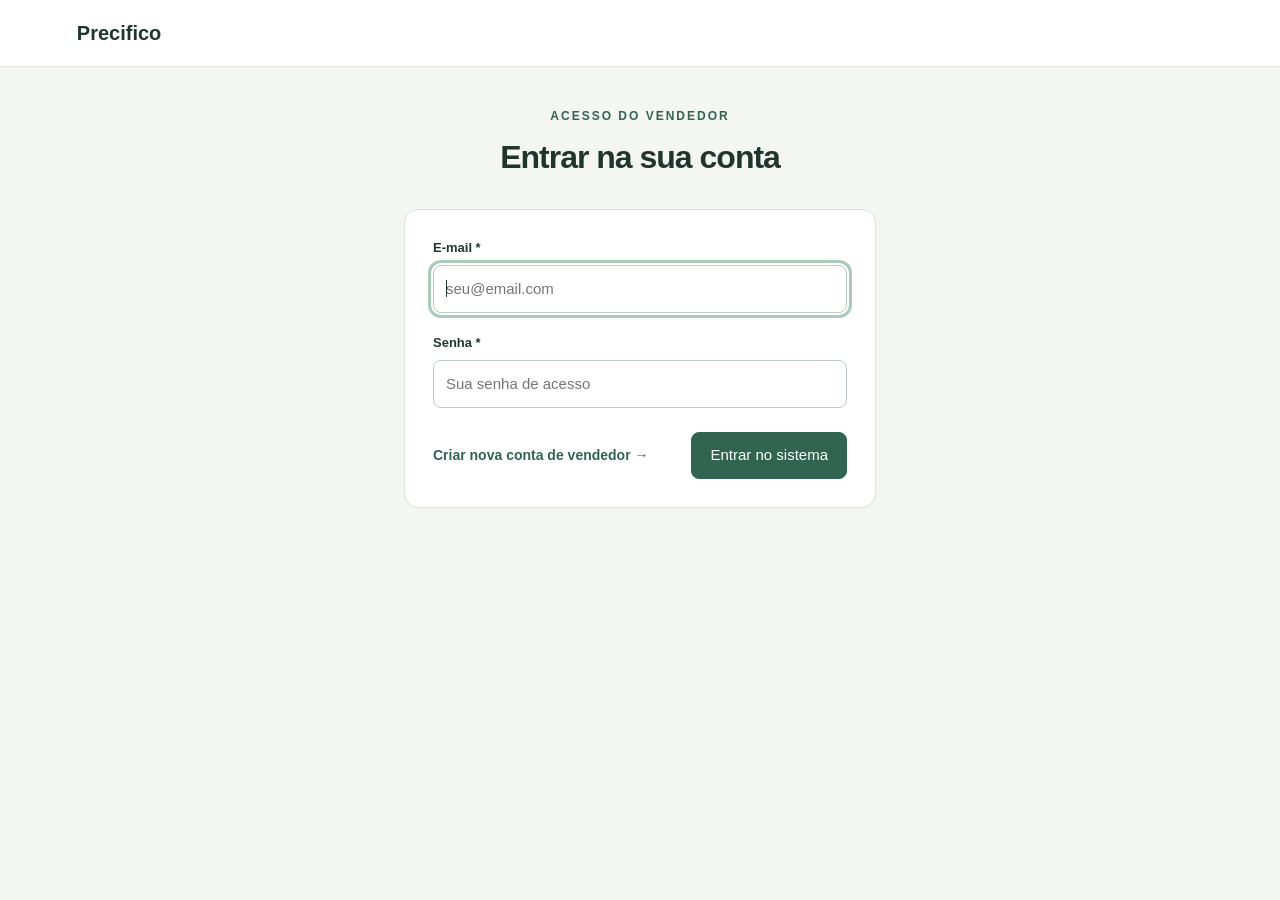
<file: frontend/index.html>
<!DOCTYPE html>
<html lang="pt-BR">
<head>
    <meta charset="utf-8">
    <meta http-equiv="refresh" content="0;url=login.html">
    <title>Precifico</title>
</head>
<body>
    <p>Redirecionando para <a href="login.html">login.html</a>...</p>
</body>
</html>
</file>
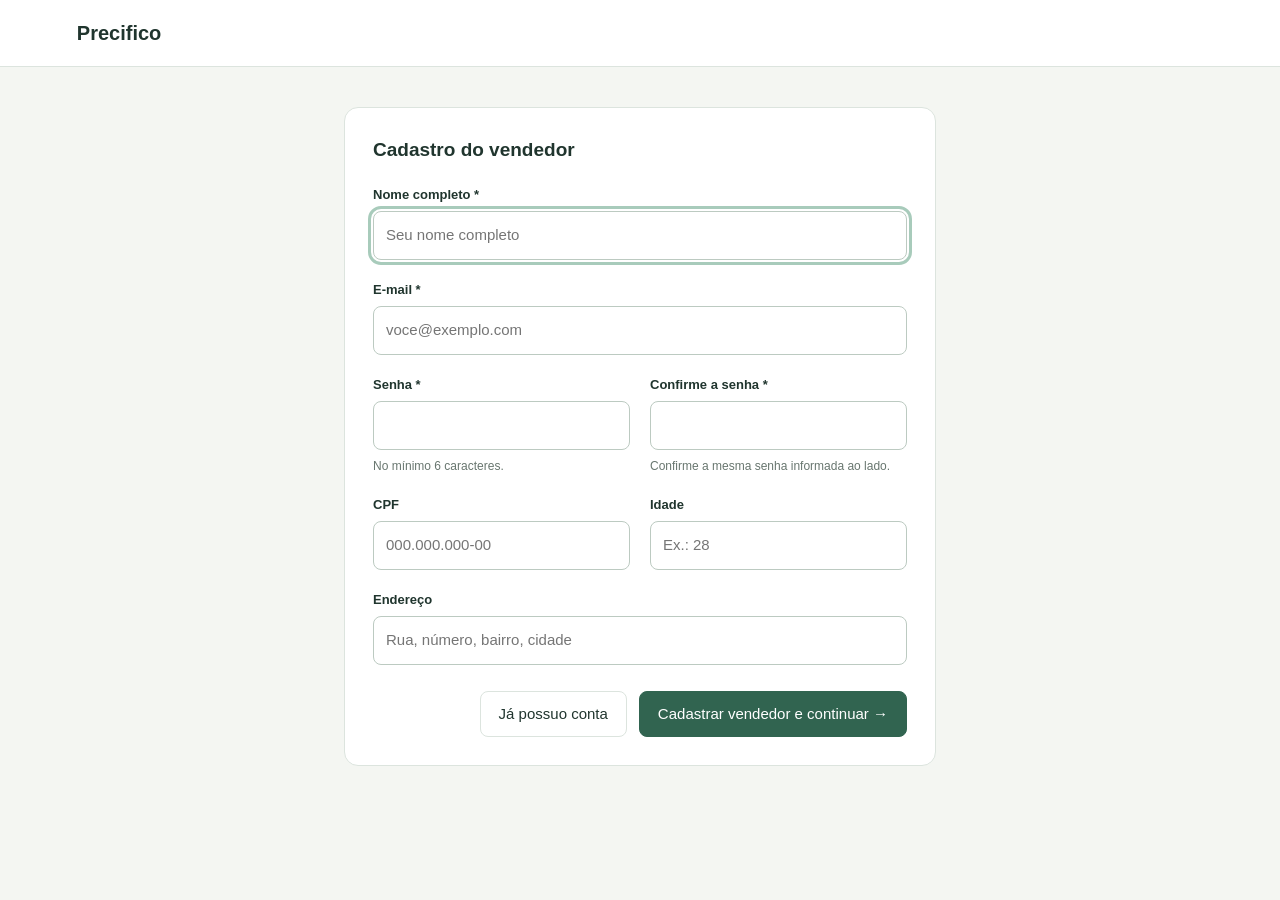
<file: frontend/cadastro_vendedor.html>
<!doctype html>
<html lang="pt-BR">
<head>
    <meta charset="utf-8">
    <meta name="viewport" content="width=device-width, initial-scale=1">
    <title>Precifico • Cadastro do Vendedor</title>
    <link rel="stylesheet" href="css/estilo.css">
</head>
<body>
<header>
    <div class="logotipo">Precifico</div>
</header>

<main style="max-width: 640px;">
    <div id="mensagens"></div>

    <form id="form-cadastro-vendedor" class="painel" novalidate>
        <h2>Cadastro do vendedor</h2>

        <div class="campos">
            <div class="campo linha-inteira">
                <label for="nome">Nome completo *</label>
                <input id="nome" name="nome" required maxlength="100" placeholder="Seu nome completo" autofocus>
            </div>

            <div class="campo linha-inteira">
                <label for="email">E-mail *</label>
                <input id="email" name="email" type="email" required maxlength="150" placeholder="voce@exemplo.com">
            </div>

            <div class="campo">
                <label for="senha">Senha *</label>
                <input id="senha" name="senha" type="password" required minlength="6">
                <small>No mínimo 6 caracteres.</small>
            </div>

            <div class="campo">
                <label for="confirmaSenha">Confirme a senha *</label>
                <input id="confirmaSenha" name="confirmaSenha" type="password" required minlength="6">
                <small>Confirme a mesma senha informada ao lado.</small>
            </div>

            <div class="campo">
                <label for="cpf">CPF</label>
                <input id="cpf" name="cpf" maxlength="14" placeholder="000.000.000-00">
            </div>

            <div class="campo">
                <label for="idade">Idade</label>
                <input id="idade" name="idade" type="number" min="16" max="120" placeholder="Ex.: 28">
            </div>

            <div class="campo linha-inteira">
                <label for="endereco">Endereço</label>
                <input id="endereco" name="endereco" maxlength="200" placeholder="Rua, número, bairro, cidade">
            </div>
        </div>

        <div class="acoes">
            <a href="login.html" class="botao" style="text-decoration:none;">Já possuo conta</a>
            <button class="primario" type="submit">Cadastrar vendedor e continuar →</button>
        </div>
    </form>
</main>

<script src="js/httpClient.js"></script>
<script src="js/sessao.js"></script>
<script src="js/authServico.js"></script>
<script src="js/ui.js"></script>
<script src="js/app.js"></script>
<script src="js/paginas/cadastroVendedorPagina.js"></script>
</body>
</html>
</file>
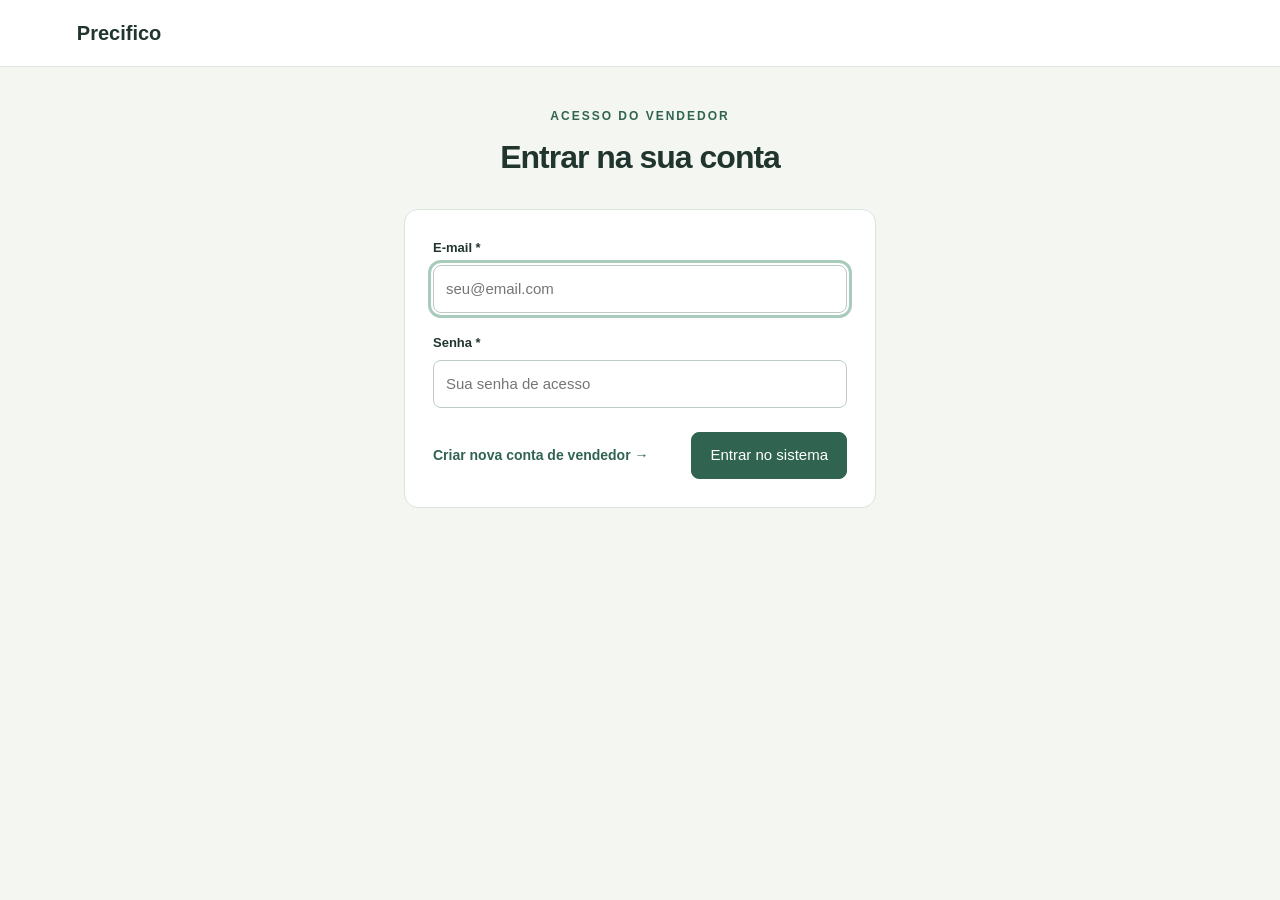
<file: frontend/detalhe_produto.html>
<!doctype html>
<html lang="pt-BR">
<head>
    <meta charset="utf-8">
    <meta name="viewport" content="width=device-width, initial-scale=1">
    <title>Precifico • Detalhes do Produto</title>
    <link rel="stylesheet" href="css/estilo.css">
</head>
<body>
<header>
    <div class="logotipo">Precifico</div>
    <div class="cabecalho-usuario">
        <span>Vendedor: <strong id="nome-vendedor-logado">...</strong></span>
        <a href="produtos.html" class="botao botao-pequeno" style="text-decoration:none;">Meus Produtos</a>
    </div>
</header>

<main>
    <button class="voltar" onclick="window.location.href='produtos.html'">← Voltar para lista de produtos</button>

    <div id="mensagens"></div>

    <div class="cabecalho-secao">
        <div>
            <h1 id="detalhe-nome">Carregando...</h1>
        </div>
        <span id="detalhe-selo" class="selo selo-disponivel" style="font-size: 13px; padding: 6px 14px;">
            ...
        </span>
    </div>

    <div class="grade">
        <div class="painel">
            <h2>Dados Gerais do Produto</h2>
            <div style="text-align: center; margin-bottom: 20px;">
                <img id="detalhe-imagem" src="img/sem-foto.jpg" alt="Foto do produto" class="imagem-detalhe"
                     onerror="this.onerror=null; this.src='img/sem-foto.jpg';">
            </div>

            <div class="campos" style="grid-template-columns: 1fr;">
                <div>
                    <label>Código do Produto</label>
                    <div id="detalhe-codigo" style="font-size: 16px; font-weight: 600; padding: 8px 0;">—</div>
                </div>

                <div>
                    <label>Descrição do Produto</label>
                    <div id="detalhe-descricao" class="descricao-detalhe">—</div>
                </div>

                <div>
                    <label>Brindes inclusos</label>
                    <div id="detalhe-brindes" style="margin-top: 6px;">Nenhum brinde</div>
                </div>

                <div>
                    <label>URL da Imagem</label>
                    <small style="display:block; word-break: break-all; margin-top: 4px;">
                        <a id="detalhe-url-imagem" href="#" target="_blank" style="color: var(--cor-marca);">—</a>
                    </small>
                </div>
            </div>
        </div>

        <div class="pilha">
            <div class="painel cartao-preco">
                <h2>Análise Financeira</h2>

                <div class="metricas" style="border-top: none; padding-top: 0; margin-top: 0;">
                    <div>
                        <small>Valor de Custo</small>
                        <strong id="detalhe-custo" style="color: var(--cor-texto);">R$ 0,00</strong>
                    </div>
                    <div>
                        <small>Preço de Venda Praticado</small>
                        <strong id="detalhe-venda" style="color: var(--cor-marca);">R$ 0,00</strong>
                    </div>
                </div>

                <div class="metricas">
                    <div>
                        <small>Lucro Financeiro (R$)</small>
                        <strong id="detalhe-lucro">R$ 0,00</strong>
                    </div>
                    <div>
                        <small>Margem Efetiva sobre Custo</small>
                        <strong id="detalhe-margem">0,0%</strong>
                    </div>
                </div>

                <div id="box-promocao" class="aviso atencao" style="display: none; margin-top: 20px;">
                    <strong>Promoção ativa:</strong><br>
                    <span id="detalhe-promocao"></span>
                </div>

                <div id="box-diagnostico" class="aviso sucesso" style="margin-top: 24px;">
                    <strong>Diagnóstico Comercial:</strong><br>
                    <span id="detalhe-diagnostico">...</span>
                </div>
            </div>

            <div class="painel">
                <h2>Ações do Produto</h2>
                <div style="display: flex; flex-direction: column; gap: 10px;">
                    <a id="btn-editar" href="#" class="botao botao-primario" style="justify-content: center; text-decoration: none;">
                        Editar este produto
                    </a>
                    <a id="btn-promover" href="#" class="botao botao-promocao" style="justify-content: center; text-decoration: none;">
                        Promover produto
                    </a>
                    <button id="btn-situacao" type="button" class="botao" style="justify-content: center;">
                        Alterar situação
                    </button>
                    <button id="btn-excluir" type="button" class="botao botao-perigo" style="justify-content: center;">
                        Excluir produto
                    </button>
                </div>
            </div>
        </div>
    </div>
</main>

<script src="js/httpClient.js"></script>
<script src="js/sessao.js"></script>
<script src="js/produtoServico.js"></script>
<script src="js/formatadores.js"></script>
<script src="js/ui.js"></script>
<script src="js/guardaAutenticacao.js"></script>
<script src="js/brindesUi.js"></script>
<script src="js/app.js"></script>
<script src="js/paginas/detalheProdutoPagina.js"></script>
</body>
</html>
</file>
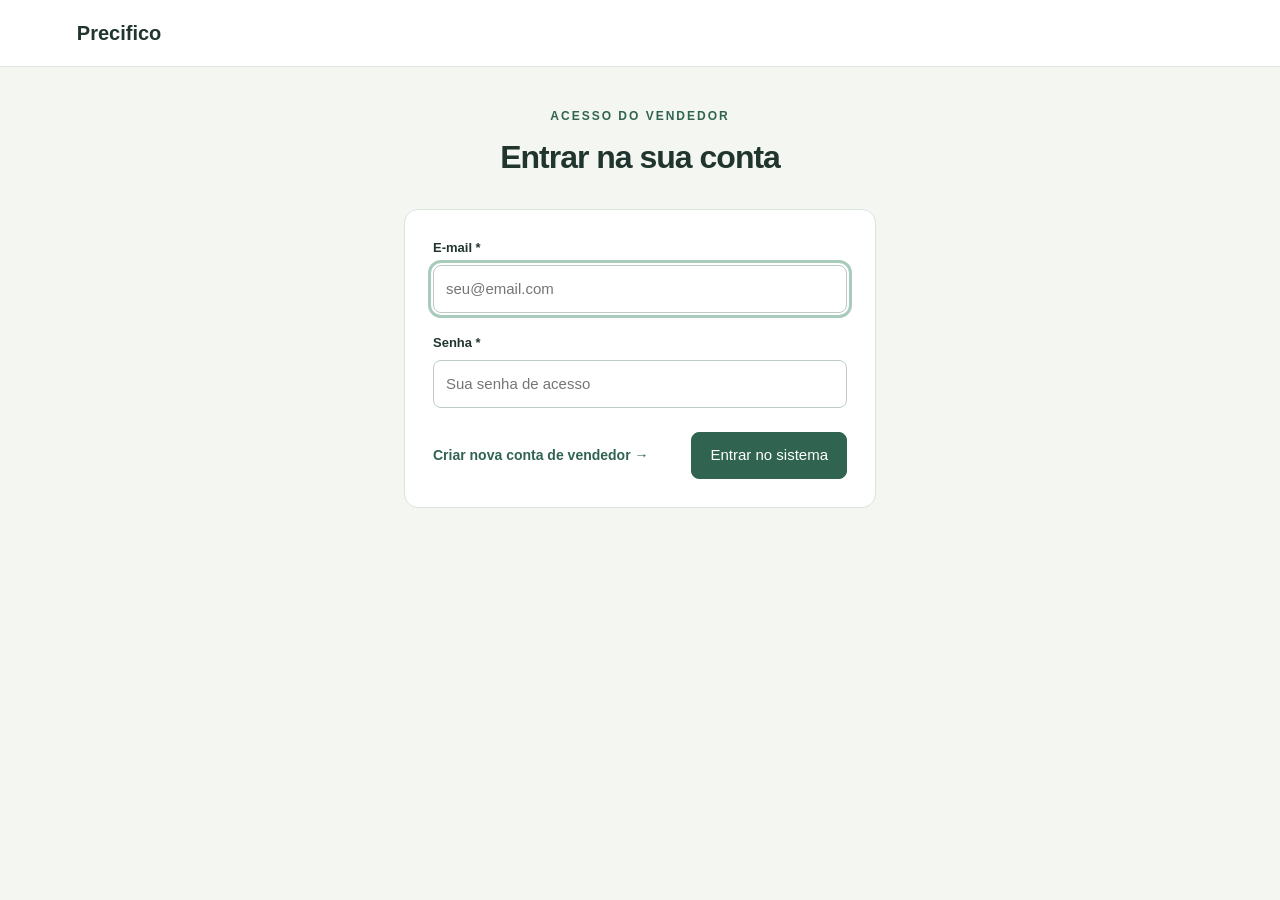
<file: frontend/formulario_produto.html>
<!doctype html>
<html lang="pt-BR">
<head>
    <meta charset="utf-8">
    <meta name="viewport" content="width=device-width, initial-scale=1">
    <title>Precifico • Novo Produto</title>
    <link rel="stylesheet" href="css/estilo.css">
</head>
<body>
<header>
    <div class="logotipo">Precifico</div>
    <div class="cabecalho-usuario">
        <span>Vendedor: <strong id="nome-vendedor-logado">...</strong></span>
        <a href="produtos.html" class="botao botao-pequeno" style="text-decoration:none;">Meus Produtos</a>
    </div>
</header>

<main>
    <button class="voltar" onclick="window.location.href='produtos.html'">← Voltar para lista de produtos</button>

    <div class="cabecalho-secao">
        <div>
            <h1 id="titulo-pagina">Novo Produto</h1>
        </div>
    </div>

    <div id="mensagens"></div>

    <form id="form-produto" novalidate>
        <input type="hidden" id="id-produto" name="id" value="">

        <div class="grade">
            <div class="painel">
                <h2>1. Informações do produto</h2>
                <div class="campos">
                    <div class="campo">
                        <label for="codigoProduto">Código / SKU *</label>
                        <input id="codigoProduto" name="codigoProduto" required maxlength="50"
                               placeholder="Ex.: PRD-101" autofocus>
                    </div>

                    <div class="campo">
                        <label for="situacao">Situação</label>
                        <select id="situacao" name="situacao">
                            <option value="DISPONIVEL">Disponível</option>
                            <option value="VENDIDO">Vendido</option>
                        </select>
                    </div>

                    <div class="campo linha-inteira">
                        <label for="nome">Nome do produto *</label>
                        <input id="nome" name="nome" required maxlength="100"
                               placeholder="Ex.: Roda de carro esportiva aro 17">
                    </div>

                    <div class="campo linha-inteira">
                        <label for="descricao">Descrição detalhada *</label>
                        <textarea id="descricao" name="descricao" required maxlength="2000"
                                  placeholder="Descreva as características, estado de conservação e especificações."></textarea>
                    </div>

                    <div class="campo linha-inteira">
                        <label for="imagem">URL da foto do produto (JPEG, PNG, WebP) *</label>
                        <input id="imagem" name="imagem" type="url" required maxlength="500"
                               placeholder="https://exemplo.com/fotos/roda.jpg">
                        <small>Informe o link direto para a imagem do produto na internet.</small>
                    </div>
                </div>

                <h2 style="margin-top: 32px;">2. Custo e percentual de lucro desejado</h2>
                <div class="campos">
                    <div class="campo">
                        <label for="custo">Valor de custo (R$) *</label>
                        <input id="custo" name="custo" type="number" min="0.01" step="0.01" required
                               placeholder="Ex.: 800.00">
                        <small>Valor de compra ou custo de fabricação.</small>
                    </div>

                    <div class="campo">
                        <label for="margem">Acréscimo sobre o custo (%) *</label>
                        <input id="margem" type="number" min="0" step="0.01" required
                               placeholder="Ex.: 25" value="25">
                        <small>Percentual de lucro desejado sobre o valor de custo.</small>
                    </div>
                </div>

                <h2 style="margin-top: 32px;">Brindes</h2>
                <div class="campo">
                    <small style="margin-bottom: 6px;">Selecione os brindes que acompanharão este produto (opcional).</small>
                    <div class="opcoes-brindes" id="secao-brindes"></div>
                </div>
            </div>

            <div class="pilha">
                <div class="painel cartao-preco">
                    <div class="sobretitulo">SUGESTÃO AUTOMÁTICA</div>
                    <div class="preco-destaque" id="sugestao">R$ —</div>
                    <p id="formula">Preencha o custo e o percentual para calcular a sugestão.</p>
                    <button type="button" id="usar-preco" class="botao" style="width: 100%;">Usar preço sugerido</button>
                    <small style="display:block; margin-top: 14px; color: var(--cor-atenuada);">Fórmula: Custo + (Custo × Percentual ÷ 100)</small>
                </div>

                <div class="painel">
                    <h2>3. Defina seu preço de venda</h2>
                    <div class="campo">
                        <label for="venda">Preço de venda final (R$) *</label>
                        <input id="venda" name="valorVenda" type="number" min="0.01" step="0.01" required
                               placeholder="Ex.: 1000.00">
                        <small>Você pode aceitar a sugestão automática ou definir livremente o preço final.</small>
                    </div>

                    <div class="metricas">
                        <div>
                            <small>Lucro estimado</small>
                            <strong id="lucro">R$ —</strong>
                        </div>
                        <div>
                            <small>Resultado sobre o custo</small>
                            <strong id="margem-efetiva">—%</strong>
                        </div>
                    </div>

                    <div id="aviso-preco" class="aviso" aria-live="polite">
                        Seu resultado aparecerá aqui.
                    </div>
                </div>
            </div>
        </div>

        <div class="acoes">
            <button type="button" onclick="window.location.href='produtos.html'">Cancelar</button>
            <button type="submit" id="btn-salvar" class="primario">Salvar produto</button>
        </div>
    </form>
</main>

<script src="js/httpClient.js"></script>
<script src="js/sessao.js"></script>
<script src="js/produtoServico.js"></script>
<script src="js/formatadores.js"></script>
<script src="js/ui.js"></script>
<script src="js/guardaAutenticacao.js"></script>
<script src="js/brindesUi.js"></script>
<script src="js/app.js"></script>
<script src="js/paginas/formularioProdutoPagina.js"></script>
</body>
</html>
</file>
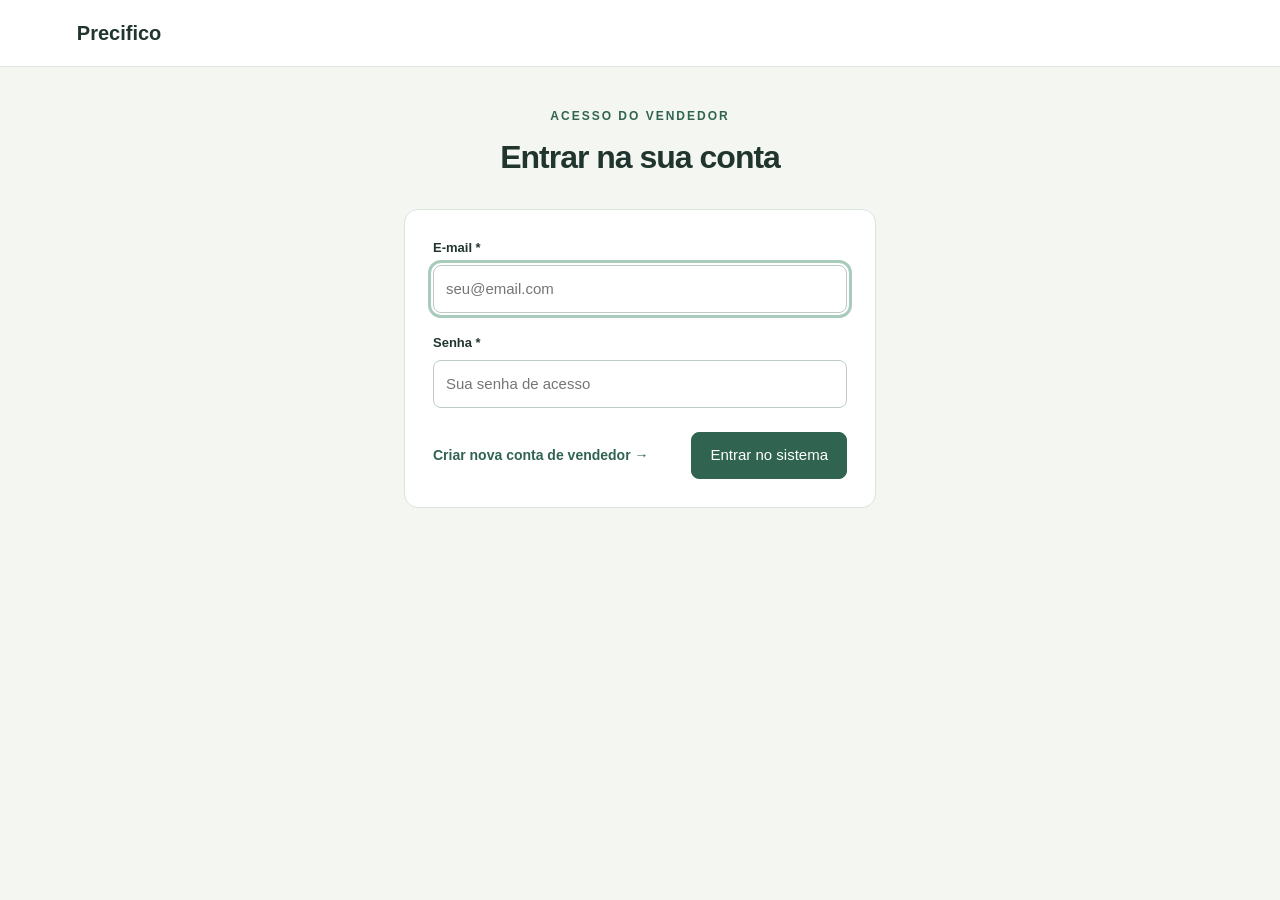
<file: frontend/login.html>
<!doctype html>
<html lang="pt-BR">
<head>
    <meta charset="utf-8">
    <meta name="viewport" content="width=device-width, initial-scale=1">
    <title>Precifico • Entrar</title>
    <link rel="stylesheet" href="css/estilo.css">
</head>
<body>
<header>
    <div class="logotipo">Precifico</div>
</header>

<main style="max-width: 520px;">
    <div class="cabecalho-secao" style="justify-content: center; text-align: center; margin-bottom: 20px;">
        <div>
            <div class="sobretitulo">ACESSO DO VENDEDOR</div>
            <h1>Entrar na sua conta</h1>
        </div>
    </div>

    <div id="mensagens"></div>

    <div class="painel">
        <form id="form-login" novalidate>
            <div class="campos" style="grid-template-columns: 1fr;">
                <div class="campo">
                    <label for="email">E-mail *</label>
                    <input id="email" name="email" type="email" required placeholder="seu@email.com" autofocus>
                </div>
                <div class="campo">
                    <label for="senha">Senha *</label>
                    <input id="senha" name="senha" type="password" required placeholder="Sua senha de acesso">
                </div>
            </div>

            <div class="acoes" style="justify-content: space-between; align-items: center; margin-top: 24px;">
                <a href="cadastro_vendedor.html" style="color: var(--cor-marca); font-size: 14px; text-decoration: none; font-weight: 600;">Criar nova conta de vendedor →</a>
                <button type="submit" class="primario">Entrar no sistema</button>
            </div>
        </form>
    </div>
</main>

<script src="js/httpClient.js"></script>
<script src="js/sessao.js"></script>
<script src="js/authServico.js"></script>
<script src="js/ui.js"></script>
<script src="js/app.js"></script>
<script src="js/paginas/loginPagina.js"></script>
</body>
</html>
</file>
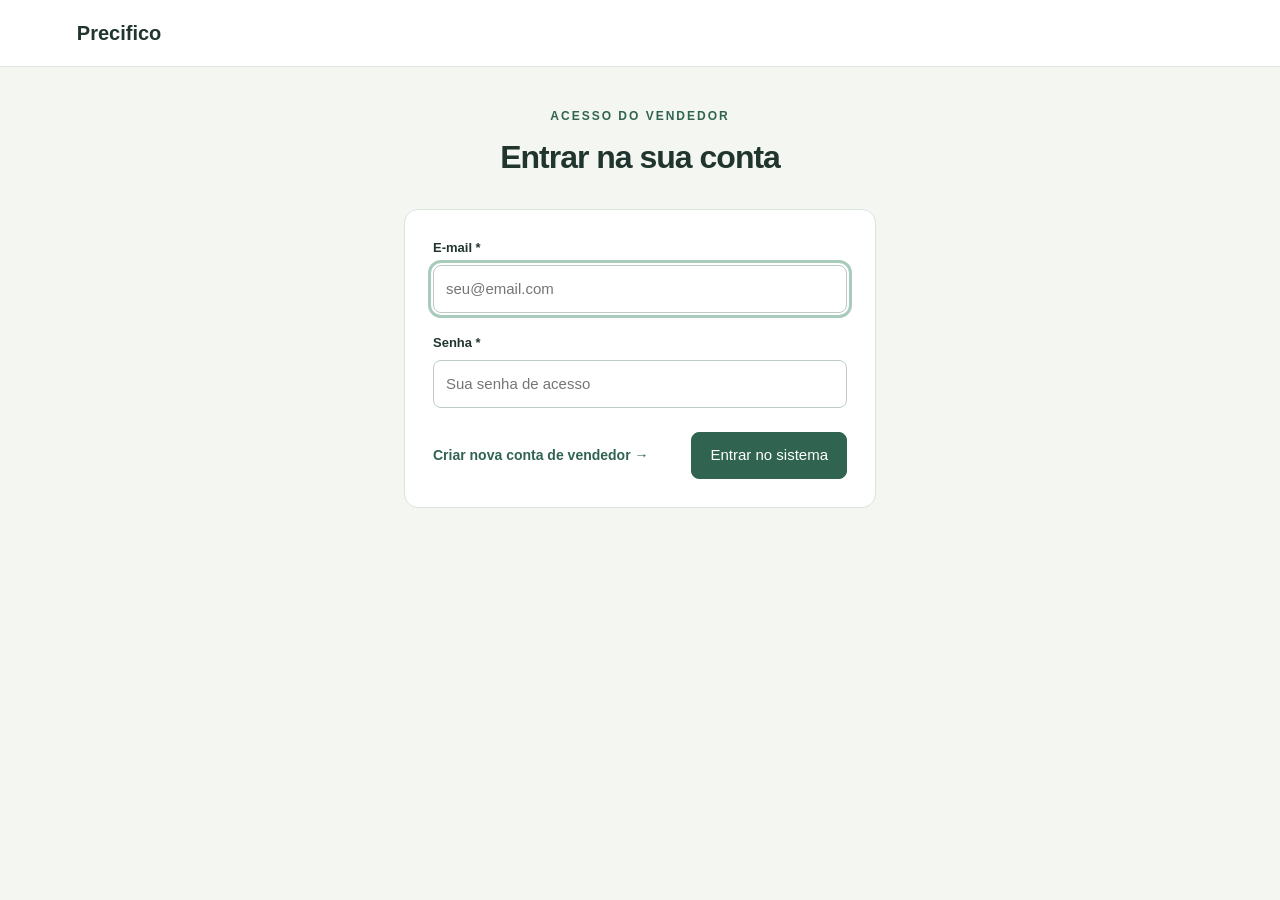
<file: frontend/produtos.html>
<!doctype html>
<html lang="pt-BR">
<head>
    <meta charset="utf-8">
    <meta name="viewport" content="width=device-width, initial-scale=1">
    <title>Precifico • Gerenciador de Produtos</title>
    <link rel="stylesheet" href="css/estilo.css">
</head>
<body>
<header>
    <div class="logotipo">Precifico</div>
    <div class="cabecalho-usuario">
        <span>Vendedor: <strong id="nome-vendedor-logado">...</strong></span>
        <a href="#" id="btn-sair" class="botao botao-pequeno botao-perigo" style="text-decoration:none;">Sair</a>
    </div>
</header>

<main>
    <div class="cabecalho-secao">
        <div>
            <h1>Meus Produtos Cadastrados</h1>
        </div>
        <a href="formulario_produto.html" class="botao botao-primario" style="text-decoration:none;">+ Novo Produto</a>
    </div>

    <div id="mensagens"></div>

    <div id="container-produtos" class="painel" style="padding: 0; overflow: hidden;">
        <div class="painel-vazio">
            <p>Carregando produtos...</p>
        </div>
    </div>
</main>

<script src="js/httpClient.js"></script>
<script src="js/sessao.js"></script>
<script src="js/authServico.js"></script>
<script src="js/produtoServico.js"></script>
<script src="js/formatadores.js"></script>
<script src="js/ui.js"></script>
<script src="js/guardaAutenticacao.js"></script>
<script src="js/brindesUi.js"></script>
<script src="js/promocaoCalculadora.js"></script>
<script src="js/app.js"></script>
<script src="js/paginas/produtosPagina.js"></script>
</body>
</html>
</file>
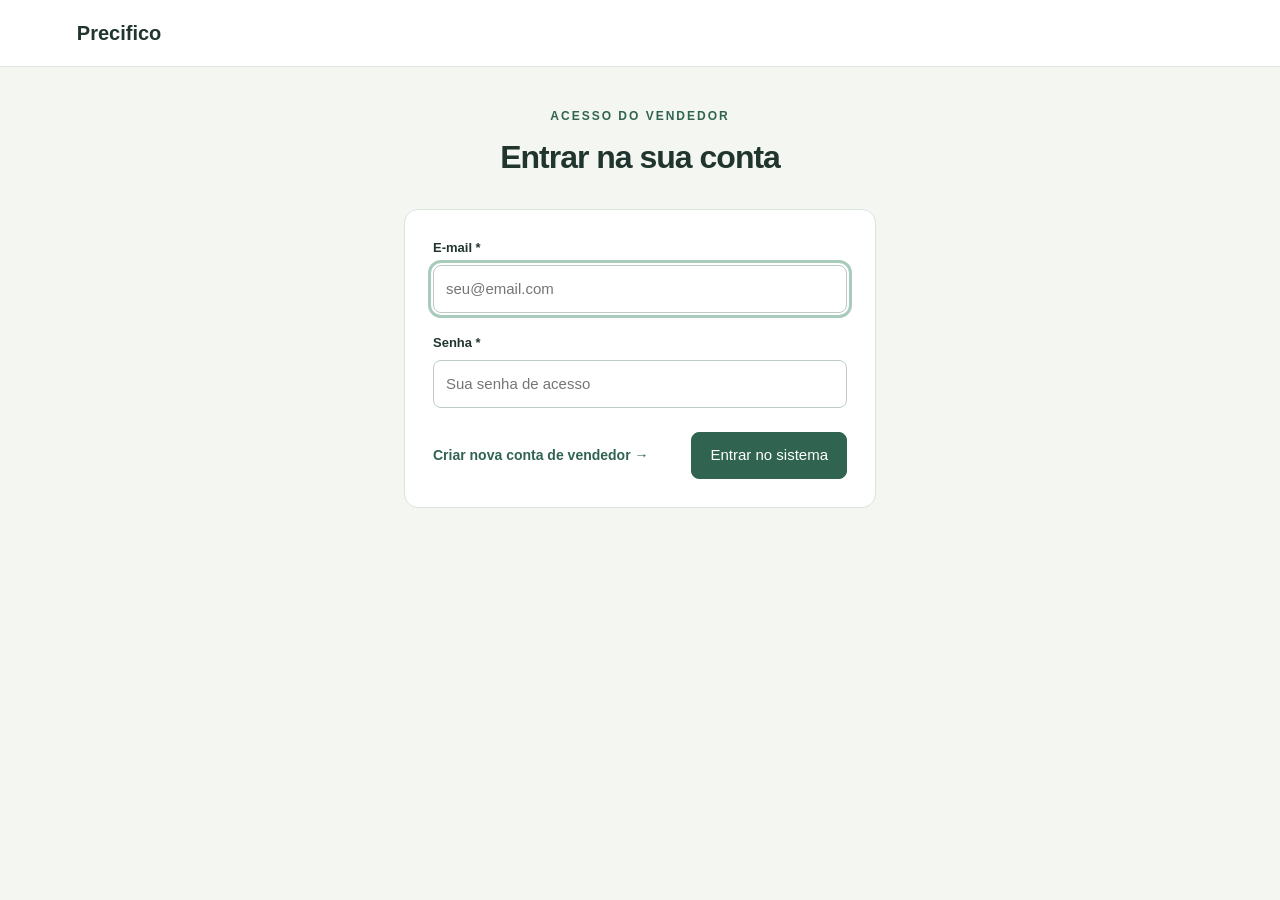
<file: frontend/promover_produto.html>
<!doctype html>
<html lang="pt-BR">
<head>
    <meta charset="utf-8">
    <meta name="viewport" content="width=device-width, initial-scale=1">
    <title>Precifico • Promover Produto</title>
    <link rel="stylesheet" href="css/estilo.css">
</head>
<body>
<header>
    <div class="logotipo">Precifico</div>
    <div class="cabecalho-usuario">
        <span>Vendedor: <strong id="nome-vendedor-logado">...</strong></span>
        <a href="produtos.html" class="botao botao-pequeno" style="text-decoration:none;">Meus Produtos</a>
    </div>
</header>

<main>
    <button class="voltar" onclick="window.location.href='produtos.html'">← Voltar para lista de produtos</button>

    <div class="cabecalho-secao">
        <div>
            <h1>Promover Produto</h1>
        </div>
    </div>

    <div id="mensagens"></div>

    <form id="form-promocao" novalidate>
        <div class="grade">
            <div class="painel">
                <div class="resumo-produto-compacto">
                    <img id="produto-imagem" src="img/sem-foto.jpg" alt="Foto do produto" class="miniatura"
                         onerror="this.onerror=null; this.src='img/sem-foto.jpg';">
                    <div>
                        <small id="produto-codigo">Código: —</small>
                        <h2 id="produto-nome" style="margin: 4px 0 2px;">Carregando produto...</h2>
                        <small id="produto-custo">Custo cadastrado: R$ —</small>
                    </div>
                </div>

                <h2>Configuração da promoção (DE / PARA)</h2>
                <div class="campos">
                    <div class="campo linha-inteira">
                        <label for="valor-atual">Valor atual (DE)</label>
                        <input id="valor-atual" type="text" readonly class="campo-somente-leitura" value="R$ —">
                        <small>Preço original cadastrado do produto. Este valor permanece imutável como referência do desconto.</small>
                    </div>

                    <div class="campo">
                        <label for="valor-promocional">Novo valor (PARA) (R$) *</label>
                        <input id="valor-promocional" name="valorPromocional" type="number" min="0.01" step="0.01" required
                               placeholder="Ex.: 80.00">
                        <small>Valor final pelo qual o produto será anunciado.</small>
                    </div>

                    <div class="campo">
                        <label for="percentual-desconto">Desconto percentual (%) *</label>
                        <input id="percentual-desconto" name="percentualDesconto" type="number" min="0.01" max="99.99" step="0.01" required
                               placeholder="Ex.: 20">
                        <small>Percentual de desconto aplicado sobre o valor atual (entre 0,01% e 99,99%).</small>
                    </div>
                </div>

                <div id="feedback-validacao" class="aviso" style="margin-top: 20px;" aria-live="polite">
                    Informe o novo valor promocional ou o percentual de desconto para visualizar o cálculo.
                </div>
            </div>

            <div class="pilha">
                <div class="painel cartao-preco">
                    <div class="sobretitulo">PRÉVIA DO ANÚNCIO</div>
                    <div class="resumo-de-para">
                        <span class="valor-de" id="resumo-de">DE R$ —</span>
                        <span class="selo selo-promocao" id="resumo-desconto" style="display: none;">-0%</span>
                    </div>
                    <div class="preco-destaque" id="resumo-para">R$ —</div>
                    <p id="resumo-economia">Preencha o novo valor ou o percentual para simular a promoção.</p>

                    <div class="metricas">
                        <div>
                            <small>Economia para o cliente</small>
                            <strong id="metrica-economia">R$ —</strong>
                        </div>
                        <div>
                            <small>Lucro promocional estimado</small>
                            <strong id="metrica-lucro">R$ —</strong>
                        </div>
                    </div>
                </div>
            </div>
        </div>

        <div class="acoes">
            <button type="button" id="btn-remover-promocao" class="botao-perigo" style="display: none; margin-right: auto;">
                Remover promoção
            </button>
            <button type="button" onclick="window.location.href='produtos.html'">Cancelar</button>
            <button type="submit" id="btn-salvar-promocao" class="primario">Salvar promoção</button>
        </div>
    </form>
</main>

<script src="js/httpClient.js"></script>
<script src="js/sessao.js"></script>
<script src="js/produtoServico.js"></script>
<script src="js/promocaoServico.js"></script>
<script src="js/formatadores.js"></script>
<script src="js/ui.js"></script>
<script src="js/guardaAutenticacao.js"></script>
<script src="js/promocaoCalculadora.js"></script>
<script src="js/app.js"></script>
<script src="js/paginas/promoverProdutoPagina.js"></script>
</body>
</html>
</file>
<file: frontend/css/estilo.css>
:root {
    --cor-marca: #316450;
    --cor-marca-realce: #264e3e;
    --cor-texto: #20352e;
    --cor-atenuada: #68766f;
    --cor-borda: #dce4de;
    --cor-fundo: #f4f6f2;
}

* {
    box-sizing: border-box;
}

body {
    margin: 0;
    background: var(--cor-fundo);
    color: var(--cor-texto);
    font: 15px/1.5 Arial, sans-serif;
}

button, input, textarea, select {
    font: inherit;
}

button, .botao {
    cursor: pointer;
    border: 1px solid var(--cor-borda);
    border-radius: 8px;
    padding: 11px 18px;
    background: white;
    color: var(--cor-texto);
    text-decoration: none;
    display: inline-flex;
    align-items: center;
    justify-content: center;
    gap: 8px;
}

button:hover, .botao:hover {
    filter: brightness(.96);
}

button:focus-visible, input:focus, textarea:focus, select:focus {
    outline: 3px solid #a8cbbb;
    outline-offset: 2px;
}

.primario, .botao-primario {
    background: var(--cor-marca);
    color: white;
    border-color: var(--cor-marca);
}

.primario:hover, .botao-primario:hover {
    background: var(--cor-marca-realce);
    color: white;
}

.botao-perigo {
    background: #fbe8e4;
    color: #9a382c;
    border-color: #f3cbc4;
}

.botao-perigo:hover {
    background: #f8d5cd;
}

.botao-pequeno {
    padding: 6px 12px;
    font-size: 13px;
    border-radius: 6px;
}

header {
    background: white;
    border-bottom: 1px solid var(--cor-borda);
    padding: 18px 6%;
    display: flex;
    align-items: center;
    justify-content: space-between;
}

.cabecalho-usuario {
    display: flex;
    align-items: center;
    gap: 16px;
    font-size: 14px;
}

.logotipo {
    font-weight: 700;
    font-size: 20px;
    color: var(--cor-texto);
    text-decoration: none;
    display: flex;
    align-items: center;
}

main {
    max-width: 1160px;
    margin: 40px auto;
    padding: 0 24px;
}

.sobretitulo {
    font-size: 12px;
    font-weight: bold;
    letter-spacing: 2px;
    color: var(--cor-marca);
}

h1 {
    font-size: 32px;
    letter-spacing: -1px;
    margin: 8px 0;
}

h2 {
    font-size: 19px;
    margin: 0 0 20px;
}

p {
    margin: 6px 0 20px;
    color: var(--cor-atenuada);
}

.cabecalho-secao {
    display: flex;
    justify-content: space-between;
    gap: 20px;
    align-items: center;
    margin-bottom: 30px;
}

.painel {
    background: white;
    border: 1px solid var(--cor-borda);
    border-radius: 14px;
    padding: 28px;
}

.grade {
    display: grid;
    grid-template-columns: 1.35fr 1fr;
    gap: 24px;
}

.pilha {
    display: grid;
    gap: 20px;
}

.campos {
    display: grid;
    grid-template-columns: 1fr 1fr;
    gap: 20px;
}

.campo {
    display: grid;
    gap: 7px;
    align-content: start;
}

.linha-inteira {
    grid-column: 1 / -1;
}

label {
    font-weight: 600;
    font-size: 13px;
}

input, textarea, select {
    width: 100%;
    border: 1px solid #bccac1;
    border-radius: 8px;
    padding: 12px;
    color: var(--cor-texto);
    background: white;
}

textarea {
    min-height: 90px;
    resize: vertical;
}

small {
    color: var(--cor-atenuada);
    font-size: 12px;
}

.cartao-preco {
    background: #edf4ee;
    border-color: #c9dccd;
}

.preco-destaque {
    font-size: 38px;
    font-weight: 700;
    letter-spacing: -1px;
    margin: 10px 0;
    color: var(--cor-marca);
}

.metricas {
    display: grid;
    grid-template-columns: 1fr 1fr;
    gap: 16px;
    border-top: 1px solid var(--cor-borda);
    padding-top: 20px;
    margin-top: 20px;
}

.metricas strong {
    display: block;
    font-size: 22px;
}

.aviso {
    padding: 14px 16px;
    background: #edf4ee;
    border-radius: 8px;
    font-size: 14px;
    margin-top: 16px;
    border: 1px solid #c9dccd;
}

.aviso.atencao {
    background: #fff2d9;
    color: #725119;
    border-color: #f7deb0;
}

.aviso.perigo {
    background: #fbe8e4;
    color: #9a382c;
    border-color: #f3cbc4;
}

.aviso.sucesso {
    background: #edf4ee;
    color: #205c3b;
    border-color: #c3e2cc;
}

.acoes {
    display: flex;
    gap: 12px;
    justify-content: flex-end;
    margin-top: 26px;
}

.tabela-responsiva {
    overflow-x: auto;
}

table {
    border-collapse: collapse;
    width: 100%;
    text-align: left;
}

th {
    font-size: 11px;
    text-transform: uppercase;
    letter-spacing: 1px;
    color: var(--cor-atenuada);
    padding: 15px 12px;
    background: #f6f8f5;
}

td {
    padding: 16px 12px;
    border-top: 1px solid var(--cor-borda);
    vertical-align: middle;
}

td strong {
    display: block;
}

td small {
    display: block;
}

.miniatura {
    width: 54px;
    height: 54px;
    object-fit: cover;
    border-radius: 8px;
    border: 1px solid var(--cor-borda);
}

.selo {
    padding: 4px 10px;
    border-radius: 20px;
    font-size: 11px;
    font-weight: 700;
    text-transform: uppercase;
    letter-spacing: 0.5px;
    display: inline-block;
}

.selo-disponivel {
    background: #e4f4ea;
    color: #1a6f3b;
    border: 1px solid #c2e5cd;
}

.selo-vendido {
    background: #edf1ee;
    color: #5c6861;
    border: 1px solid #d4dad6;
}

.selo-promocao {
    background: #fff2d9;
    color: #725119;
    border: 1px solid #f7deb0;
    margin-top: 4px;
}

.botao-promocao {
    background: #fff6e5;
    color: #725119;
    border-color: #eed29a;
}

.botao-promocao:hover {
    background: #ffebc7;
}

.preco-antigo {
    text-decoration: line-through;
    color: var(--cor-atenuada);
    font-size: 12px;
}

.preco-promocional {
    color: var(--cor-marca);
}

.campo-somente-leitura {
    background: #f1f4f1;
    color: var(--cor-atenuada);
    cursor: not-allowed;
    font-weight: 600;
}

.resumo-produto-compacto {
    display: flex;
    align-items: center;
    gap: 16px;
    padding-bottom: 20px;
    margin-bottom: 24px;
    border-bottom: 1px solid var(--cor-borda);
}

.resumo-produto-compacto .miniatura {
    width: 68px;
    height: 68px;
    flex-shrink: 0;
}

.resumo-de-para {
    display: flex;
    align-items: baseline;
    gap: 12px;
    flex-wrap: wrap;
    margin: 10px 0;
}

.resumo-de-para .valor-de {
    text-decoration: line-through;
    color: var(--cor-atenuada);
    font-size: 18px;
    font-weight: 600;
}

.opcoes-brindes {
    display: grid;
    grid-template-columns: repeat(3, 1fr);
    gap: 12px;
}

.opcao-brinde {
    display: flex;
    align-items: center;
    gap: 10px;
    padding: 12px 14px;
    border: 1px solid #bccac1;
    border-radius: 8px;
    background: #fafbfa;
    cursor: pointer;
    font-weight: 600;
    font-size: 14px;
    transition: border-color 0.15s ease, background-color 0.15s ease;
}

.opcao-brinde:hover {
    border-color: var(--cor-marca);
    background: #f2f7f4;
}

.opcao-brinde input[type="checkbox"] {
    width: auto;
    margin: 0;
    accent-color: var(--cor-marca);
    cursor: pointer;
}

.lista-brindes-selos {
    display: flex;
    flex-wrap: wrap;
    gap: 6px;
    margin-top: 6px;
}

.selo-brinde {
    background: #edf4ee;
    color: var(--cor-marca);
    border: 1px solid #c9dccd;
    text-transform: none;
    letter-spacing: 0;
    font-weight: 600;
}

.painel-vazio {
    text-align: center;
    padding: 50px 20px;
}

.voltar {
    padding: 0;
    border: 0;
    background: transparent;
    color: var(--cor-marca);
    margin-bottom: 20px;
    cursor: pointer;
    font-weight: 600;
}

.imagem-detalhe {
    max-width: 100%;
    max-height: 280px;
    object-fit: cover;
    border-radius: 10px;
    border: 1px solid var(--cor-borda);
}

.descricao-detalhe {
    background: #fafbfa;
    border: 1px solid var(--cor-borda);
    padding: 14px;
    border-radius: 8px;
    margin-top: 6px;
    line-height: 1.6;
}

@media(max-width: 760px) {
    .grade {
        grid-template-columns: 1fr;
    }
    .cabecalho-secao {
        align-items: flex-start;
        flex-direction: column;
    }
    .campos {
        grid-template-columns: 1fr;
    }
    .opcoes-brindes {
        grid-template-columns: 1fr;
    }
    .linha-inteira {
        grid-column: auto;
    }
    h1 {
        font-size: 26px;
    }
    header {
        padding: 16px 20px;
    }
    .painel {
        padding: 20px;
    }
}
</file>
